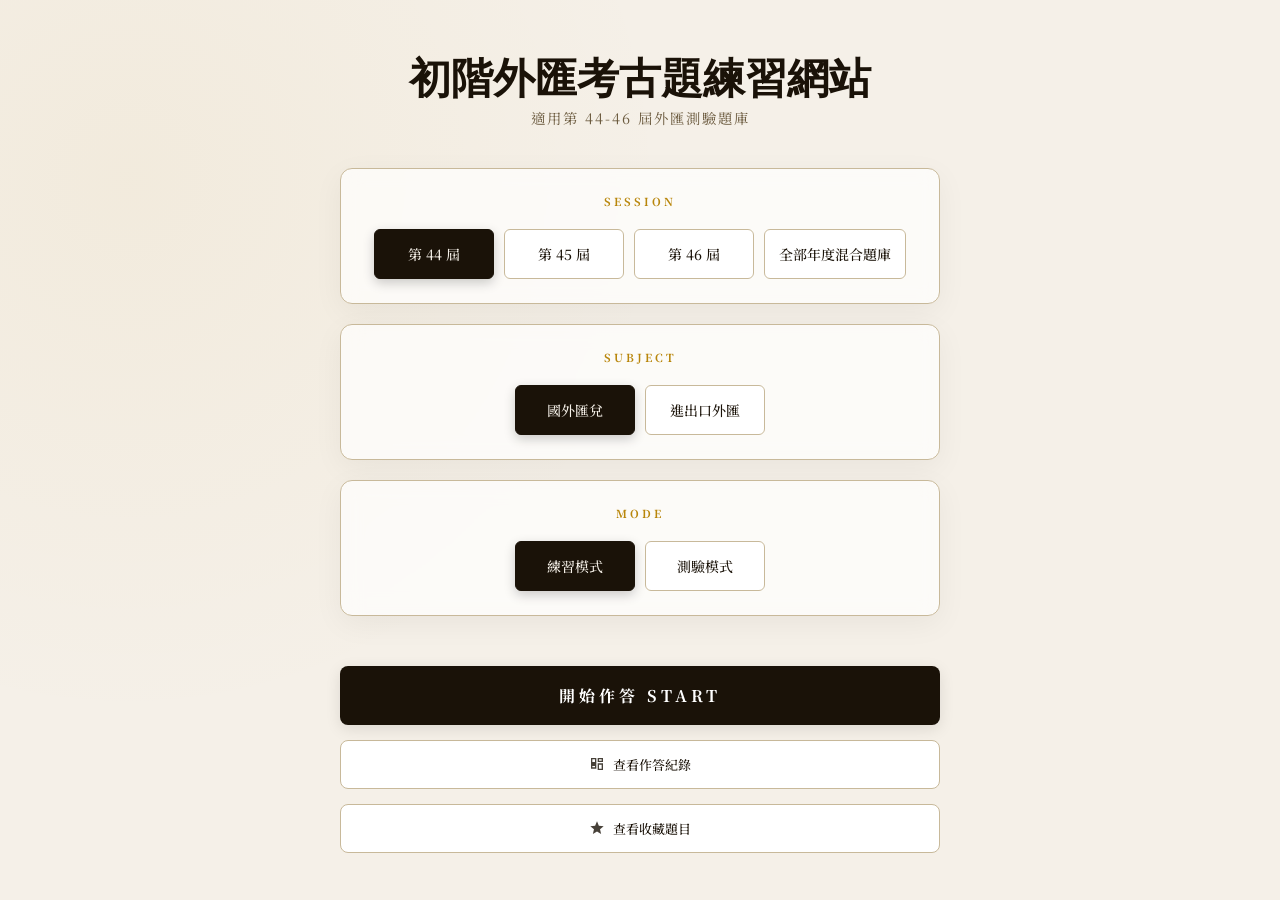
<file: index.html>
﻿<!DOCTYPE html>
<html lang="zh-TW">
<head>
    <meta charset="UTF-8">
    <meta name="viewport" content="width=device-width, initial-scale=1.0, viewport-fit=cover">
    <title>初階外匯考古題練習網站</title>
    <link href="https://fonts.googleapis.com/css2?family=Noto+Serif+TC:wght@400;700&family=Playfair+Display:wght@700&display=swap" rel="stylesheet">
    <link rel="stylesheet" href="assets/css/base.css">
    <link rel="stylesheet" href="assets/css/index.css">
</head>
<body>
<div class="container">
    <h1>初階外匯考古題練習網站</h1>
    <div class="sub">適用第 44-46 屆外匯測驗題庫</div>

    <div class="selection-box">
        <span class="label">SESSION</span>
        <div class="pill-group" id="session-group">
            <div class="pill active" data-val="44">第 44 屆</div>
            <div class="pill" data-val="45">第 45 屆</div>
            <div class="pill" data-val="46">第 46 屆</div>
            <div class="pill" data-val="all">全部年度混合題庫</div>
        </div>
    </div>

    <div class="selection-box">
        <span class="label">SUBJECT</span>
        <div class="pill-group" id="subject-group">
            <div class="pill active" data-val="remittance">國外匯兌</div>
            <div class="pill" data-val="trade">進出口外匯</div>
        </div>
    </div>

    <div class="selection-box">
        <span class="label">MODE</span>
        <div class="pill-group" id="mode-group">
            <div class="pill active" data-val="practice">練習模式</div>
            <div class="pill" data-val="exam">測驗模式</div>
        </div>
    </div>

    <button class="start-btn" id="start-btn" type="button">開始作答 START</button>

    <a href="history.html" class="history-btn">
        <svg width="16" height="16" viewBox="0 0 24 24">
            <path d="M13 3v6h8V3h-8zm6 4h-4V5h4v2zm-6 4v10h8V11h-8zm6 8h-4v-6h4v6zm-16 0h8v-6H3v6zm2-4h4v2H5v-2zm-2-10v10h8V3H3zm6 4H5V5h4v2z"/>
        </svg>
        查看作答紀錄
    </a>

    <a href="saved.html" class="history-btn history-btn-accent">
        <svg width="16" height="16" viewBox="0 0 24 24">
            <path d="M12 17.27L18.18 21l-1.64-7.03L22 9.24l-7.19-.61L12 2 9.19 8.63 2 9.24l5.46 4.73L5.82 21z"/>
        </svg>
        查看收藏題目
    </a>
</div>
<script src="assets/js/constants.js"></script>
<script src="assets/js/storage.js"></script>
<script src="assets/js/common.js"></script>
<script src="assets/js/index.js"></script>
</body>
</html>
</file>
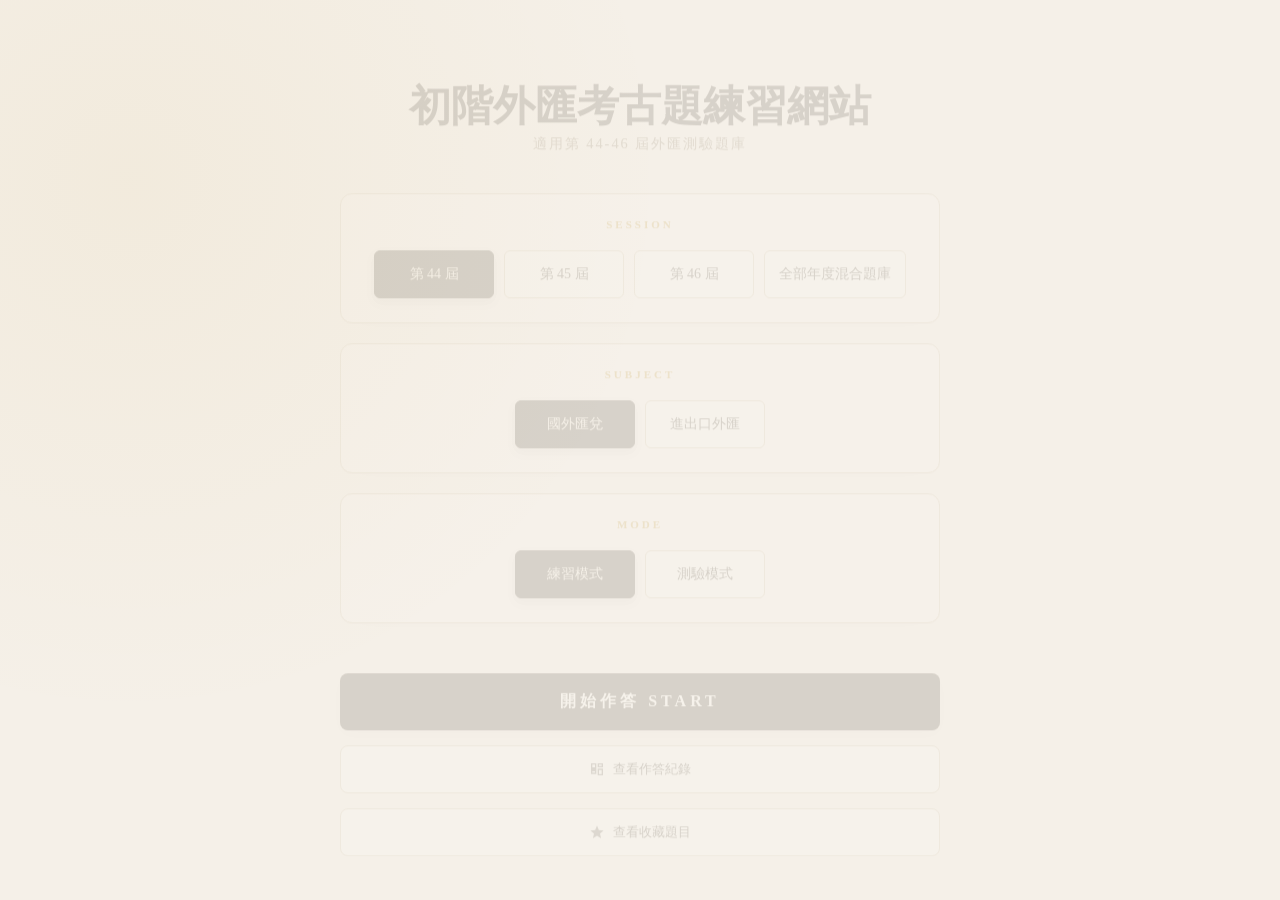
<file: exam.html>
﻿<!DOCTYPE html>
<html lang="zh-TW">
<head>
    <meta charset="UTF-8">
    <meta name="viewport" content="width=device-width, initial-scale=1.0, viewport-fit=cover">
    <title>初階外匯考古題練習網站 - 作答頁</title>
    <link href="https://fonts.googleapis.com/css2?family=Noto+Serif+TC:wght@400;700&family=DM+Mono:wght@400;500&display=swap" rel="stylesheet">
    <script src="data.js"></script>
    <link rel="stylesheet" href="assets/css/base.css">
    <link rel="stylesheet" href="assets/css/exam.css">
</head>
<body>
    <div class="progress-container"><div id="progress-bar"></div></div>

    <div id="nav-modal">
        <div class="modal-content">
            <button class="modal-close" id="nav-modal-close" type="button" aria-label="關閉題目地圖">×</button>
            <h3 class="modal-title">題目地圖</h3>
            <div id="nav-grid" class="nav-grid"></div>
        </div>
    </div>

    <header>
        <div class="header-inner">
            <div class="header-left">
                <button class="home-icon" id="go-home-btn" type="button">← <span>HOME</span></button>
            </div>
            <div class="header-center">
                <div class="status-val" id="header-title">載入中</div>
                <div class="status-progress" id="stat-answered">0 / 0</div>
            </div>
            <div class="header-right">
                <button class="finish-btn" id="finish-btn" type="button">交卷</button>
            </div>
        </div>
    </header>

    <main>
        <div class="question-card">
            <div class="card-top">
                <div id="q-meta" class="q-meta">--</div>
                <div class="card-actions">
                    <button class="redo-btn" id="reset-current-btn" type="button">重答</button>
                    <button class="bookmark-btn" id="bookmark-btn" type="button">收藏</button>
                    <button class="ask-gemini-btn" id="ask-gemini-btn" type="button">問 Gemini</button>
                </div>
            </div>
            <div id="q-text" class="q-text">題目載入中...</div>
            <div id="options-grid" class="options-grid"></div>
            <div id="analysis-info" class="analysis-box"></div>
        </div>
    </main>

    <footer>
        <div class="footer-inner">
            <div class="nav-group">
                <button id="prev-btn" class="nav-btn" type="button">上一題</button>
                <button id="nav-pos-btn" type="button">0 / 0</button>
                <button id="next-btn" class="nav-btn" type="button">下一題</button>
            </div>
        </div>
    </footer>

    <div id="gemini-drawer">
        <div class="drawer-inner">
            <div class="drawer-header">
                <div class="drawer-title">
                    <svg width="18" height="18" viewBox="0 0 24 24" fill="none"><path d="M12 2L9.5 9.5L2 12L9.5 14.5L12 22L14.5 14.5L22 12L14.5 9.5L12 2Z" fill="#4285f4"/></svg>
                    Gemini 題目解析
                </div>
                <button class="drawer-close" id="close-gemini-btn" type="button" aria-label="關閉 Gemini 題目解析">×</button>
            </div>
            <div class="chat-body" id="chat-body"></div>
            <div class="chat-input-row">
                <input class="chat-input" id="chat-input" placeholder="想追問哪個觀念都可以直接輸入" />
                <button class="chat-send" id="chat-send" type="button">送出</button>
            </div>
        </div>
    </div>

    <script src="assets/js/constants.js"></script>
    <script src="assets/js/storage.js"></script>
    <script src="assets/js/common.js"></script>
    <script src="assets/js/exam/core.js"></script>
    <script src="assets/js/exam/render.js"></script>
    <script src="assets/js/exam/gemini.js"></script>
    <script src="assets/js/exam/app.js"></script>
</body>
</html>
</file>
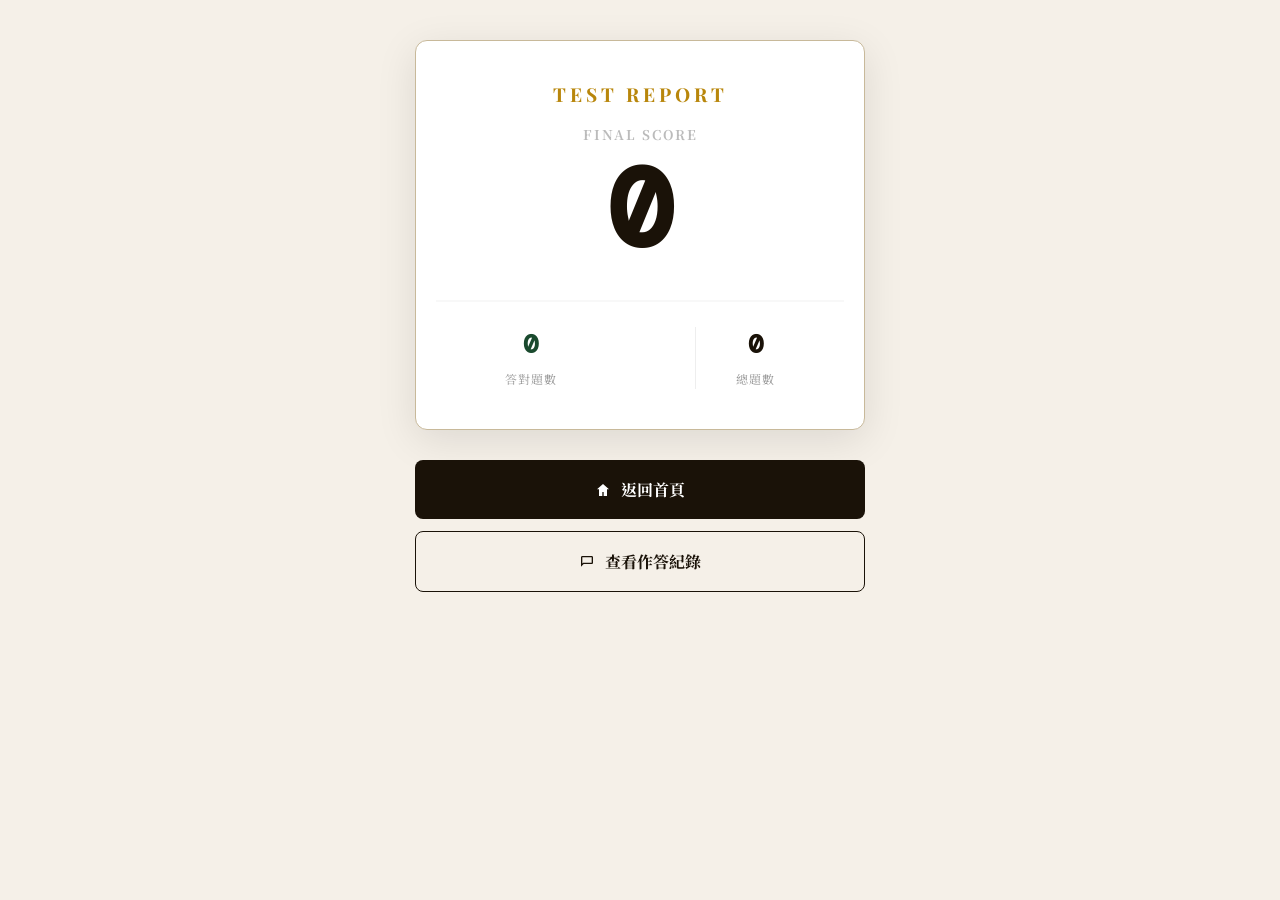
<file: result.html>
﻿<!DOCTYPE html>
<html lang="zh-TW">
<head>
    <meta charset="UTF-8">
    <meta name="viewport" content="width=device-width, initial-scale=1.0, viewport-fit=cover">
    <title>初階外匯考古題練習網站 - 作答結果</title>
    <link href="https://fonts.googleapis.com/css2?family=Noto+Serif+TC:wght@400;700&family=Playfair+Display:wght@700&family=DM+Mono:wght@500&display=swap" rel="stylesheet">
    <link rel="stylesheet" href="assets/css/base.css">
    <link rel="stylesheet" href="assets/css/result.css">
</head>
<body>
    <div class="result-card">
        <h2>TEST REPORT</h2>
        <div class="score-wrap">
            <small class="score-label">FINAL SCORE</small>
            <div class="score" id="score-val">0</div>
        </div>
        <div class="detail-box">
            <div class="detail-item"><b id="res-correct" class="correct-count">0</b><small>答對題數</small></div>
            <div class="detail-item detail-item-divider"><b id="res-total">0</b><small>總題數</small></div>
        </div>
    </div>

    <div class="btn-group">
        <a href="index.html" class="btn">
            <svg class="btn-icon" viewBox="0 0 24 24" aria-hidden="true">
                <path d="M12 3l9 8h-3v10h-5v-6H11v6H6V11H3l9-8z"></path>
            </svg>
            返回首頁
        </a>
        <a href="history.html" class="btn btn-outline">
            <svg class="btn-icon" viewBox="0 0 24 24" aria-hidden="true">
                <path d="M19 3H5c-1.1 0-2 .9-2 2v14l4-4h12c1.1 0 2-.9 2-2V5c0-1.1-.9-2-2-2zm0 10H6.2L5 14.2V5h14v8z"></path>
            </svg>
            查看作答紀錄
        </a>
    </div>

    <div id="gemini-recommend">
        <div class="recommend-card">
            <div class="recommend-title">
                <svg width="15" height="15" viewBox="0 0 24 24" fill="none"><path d="M12 2L9.5 9.5L2 12L9.5 14.5L12 22L14.5 14.5L22 12L14.5 9.5L12 2Z" fill="#4285f4"/></svg>
                Gemini 練習建議
            </div>
            <div class="recommend-body" id="recommend-body">
                <span class="recommend-loading">
                    <span class="dot-bounce"><span></span><span></span><span></span></span> 正在整理你的弱點與建議...
                </span>
            </div>
            <div class="result-chat-row hidden" id="result-chat-row">
                <input class="chat-input" id="result-chat-input" placeholder="想追問錯題觀念、判斷邏輯都可以" />
                <button class="chat-send" id="result-chat-send" type="button">送出</button>
            </div>
        </div>
    </div>

    <div id="wrong-section" class="hidden">
        <div class="wrong-title">錯題整理</div>
        <div id="wrong-list"></div>
    </div>

    <script src="assets/js/constants.js"></script>
    <script src="assets/js/storage.js"></script>
    <script src="assets/js/common.js"></script>
    <script src="assets/js/result.js"></script>
</body>
</html>
</file>
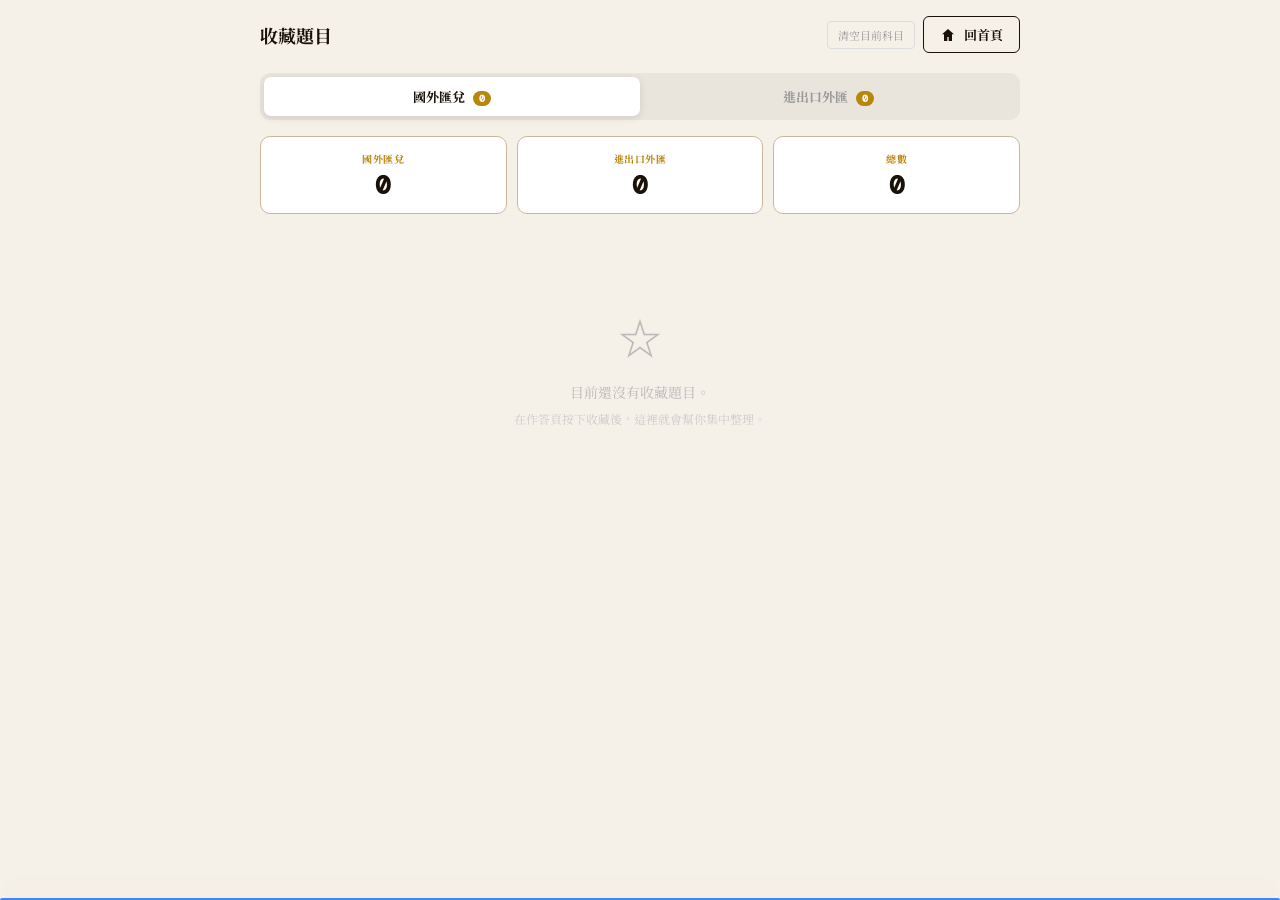
<file: saved.html>
﻿<!DOCTYPE html>
<html lang="zh-TW">
<head>
    <meta charset="UTF-8">
    <meta name="viewport" content="width=device-width, initial-scale=1.0, viewport-fit=cover">
    <title>初階外匯考古題練習網站 - 收藏題目</title>
    <link href="https://fonts.googleapis.com/css2?family=Noto+Serif+TC:wght@400;700&family=DM+Mono:wght@500&display=swap" rel="stylesheet">
    <script src="data.js"></script>
    <link rel="stylesheet" href="assets/css/base.css">
    <link rel="stylesheet" href="assets/css/saved.css">
</head>
<body>
<div class="container">
    <header>
        <h1 class="page-title">收藏題目</h1>
        <div class="header-actions">
            <button class="clear-btn" id="clear-current-tab-btn" type="button">清空目前科目</button>
            <a href="index.html" class="home-btn">
                <svg class="btn-icon" viewBox="0 0 24 24" aria-hidden="true">
                    <path d="M12 3l9 8h-3v10h-5v-6H11v6H6V11H3l9-8z"></path>
                </svg>
                回首頁
            </a>
        </div>
    </header>

    <div class="tab-group">
        <button class="tab active" id="tab-remittance" data-tab="remittance" type="button">
            國外匯兌 <span class="tab-badge" id="badge-remittance">0</span>
        </button>
        <button class="tab" id="tab-trade" data-tab="trade" type="button">
            進出口外匯 <span class="tab-badge" id="badge-trade">0</span>
        </button>
    </div>

    <div class="stat-row">
        <div class="stat-mini">
            <span>國外匯兌</span>
            <b id="count-remittance">0</b>
        </div>
        <div class="stat-mini">
            <span>進出口外匯</span>
            <b id="count-trade">0</b>
        </div>
        <div class="stat-mini">
            <span>總數</span>
            <b id="count-total">0</b>
        </div>
    </div>

    <div id="question-list"></div>

    <div id="empty-state">
        <div class="emoji">☆</div>
        <p>目前還沒有收藏題目。</p>
        <small>在作答頁按下收藏後，這裡就會幫你集中整理。</small>
    </div>
</div>

<div class="practice-bar" id="practice-bar">
    <div class="practice-bar-inner">
        <button class="practice-btn" id="start-practice-btn" type="button">開始練習收藏題目</button>
    </div>
</div>

<div id="gemini-drawer">
    <div class="drawer-inner">
        <div class="drawer-header">
            <div class="drawer-title">
                <svg width="18" height="18" viewBox="0 0 24 24" fill="none"><path d="M12 2L9.5 9.5L2 12L9.5 14.5L12 22L14.5 14.5L22 12L14.5 9.5L12 2Z" fill="#4285f4"/></svg>
                Gemini 題目解析
            </div>
            <button class="drawer-close" id="close-gemini-btn" type="button" aria-label="關閉 Gemini 題目解析">×</button>
        </div>
        <div class="chat-body" id="chat-body"></div>
        <div class="chat-input-row">
            <input class="chat-input" id="chat-input" placeholder="想追問哪個概念可以直接輸入" />
            <button class="chat-send" id="chat-send" type="button">送出</button>
        </div>
    </div>
</div>

<script src="assets/js/constants.js"></script>
<script src="assets/js/storage.js"></script>
<script src="assets/js/common.js"></script>
<script src="assets/js/saved.js"></script>
</body>
</html>
</file>
<file: assets/css/base.css>
:root {
    --ink: #1a1208;
    --paper: #f5f0e8;
    --gold: #b8860b;
    --border: #c8b99a;
    --red: #8b2020;
    --green: #1a4a2e;
    --gemini-blue: #4285f4;
}

* {
    box-sizing: border-box;
    -webkit-tap-highlight-color: transparent;
}

html, body {
    margin: 0;
}

body {
    background: var(--paper);
    color: var(--ink);
    font-family: 'Noto Serif TC', serif;
}

button,
input,
textarea,
select {
    font: inherit;
}

button {
    border: none;
    background: transparent;
    cursor: pointer;
}

.hidden {
    display: none !important;
}

.page-heading {
    margin: 0;
    font-size: 22px;
}

.home-btn,
.clear-btn,
.tab {
    font-family: inherit;
}

.home-btn {
    text-decoration: none;
    color: var(--ink);
    border: 1.5px solid var(--ink);
    padding: 8px 16px;
    border-radius: 6px;
    font-size: 13px;
    font-weight: bold;
    white-space: nowrap;
    display: inline-flex;
    align-items: center;
    gap: 8px;
}

.clear-btn {
    border: 1px solid #ddd;
    color: #999;
    font-size: 11px;
    padding: 5px 10px;
    border-radius: 4px;
    transition: 0.2s;
    white-space: nowrap;
}

.clear-btn:hover {
    border-color: var(--red);
    color: var(--red);
    background: #fff5f5;
}

.tab-group {
    display: flex;
    background: rgba(0, 0, 0, 0.05);
    padding: 4px;
    border-radius: 10px;
}

.tab {
    flex: 1;
    text-align: center;
    padding: 10px;
    font-size: 14px;
    border-radius: 8px;
    transition: 0.2s;
    font-weight: bold;
    color: #888;
}

.tab.active {
    background: white;
    color: var(--ink);
    box-shadow: 0 2px 8px rgba(0, 0, 0, 0.1);
}

.header-actions {
    display: flex;
    align-items: center;
    gap: 12px;
}

.page-panel {
    background: white;
    border: 1px solid var(--border);
    border-radius: 12px;
}

.mono {
    font-family: 'DM Mono', monospace;
}

#gemini-drawer {
    position: fixed;
    bottom: 0;
    left: 0;
    width: 100%;
    height: 0;
    background: white;
    border-top: 2px solid var(--gemini-blue);
    border-radius: 16px 16px 0 0;
    z-index: 600;
    transition: height 0.35s cubic-bezier(0.4, 0, 0.2, 1);
    overflow: hidden;
    box-shadow: 0 -8px 30px rgba(0, 0, 0, 0.12);
}

#gemini-drawer.open {
    height: 65vh;
}

.drawer-inner {
    display: flex;
    flex-direction: column;
    height: 100%;
}

.drawer-header {
    display: flex;
    align-items: center;
    justify-content: space-between;
    padding: 14px 18px 10px;
    border-bottom: 1px solid #eee;
    flex-shrink: 0;
}

.drawer-title {
    font-size: 14px;
    font-weight: bold;
    color: var(--gemini-blue);
    display: flex;
    align-items: center;
    gap: 6px;
}

.drawer-close {
    background: none;
    border: none;
    font-size: 28px;
    cursor: pointer;
    color: #999;
    padding: 0 6px;
    line-height: 1;
}

.drawer-close:hover {
    color: var(--ink);
}

.chat-body {
    flex: 1;
    overflow-y: auto;
    padding: 16px 18px;
    display: flex;
    flex-direction: column;
    gap: 12px;
}

.msg-user {
    align-self: flex-end;
    background: var(--gemini-blue);
    color: white;
    padding: 10px 14px;
    border-radius: 12px 12px 2px 12px;
    font-size: 14px;
    max-width: 85%;
    line-height: 1.5;
}

.msg-gemini {
    align-self: flex-start;
    background: #f8f8f8;
    color: var(--ink);
    padding: 12px 15px;
    border-radius: 2px 12px 12px 12px;
    font-size: 14px;
    max-width: 92%;
    line-height: 1.7;
    border: 1px solid #eee;
    white-space: pre-wrap;
}

.msg-loading {
    color: var(--gemini-blue);
    font-size: 13px;
    display: flex;
    align-items: center;
    gap: 6px;
    padding: 8px 0;
}

.dot-bounce {
    display: inline-flex;
    gap: 4px;
}

.dot-bounce span {
    width: 6px;
    height: 6px;
    background: var(--gemini-blue);
    border-radius: 50%;
    animation: bounce 1.2s infinite;
}

.dot-bounce span:nth-child(2) {
    animation-delay: 0.2s;
}

.dot-bounce span:nth-child(3) {
    animation-delay: 0.4s;
}

@keyframes bounce {
    0%, 60%, 100% {
        transform: translateY(0);
    }
    30% {
        transform: translateY(-6px);
    }
}

.chat-input-row {
    display: flex;
    gap: 8px;
    padding: 10px 18px calc(10px + env(safe-area-inset-bottom));
    border-top: 1px solid #eee;
    flex-shrink: 0;
}

.chat-input {
    flex: 1;
    padding: 10px 14px;
    border: 1px solid #ddd;
    border-radius: 20px;
    font-size: 14px;
    outline: none;
}

.chat-input:focus {
    border-color: var(--gemini-blue);
}

.chat-send {
    padding: 10px 16px;
    background: var(--gemini-blue);
    color: white;
    border: none;
    border-radius: 20px;
    font-size: 14px;
    cursor: pointer;
    font-weight: bold;
    white-space: nowrap;
}

.chat-send:disabled {
    opacity: 0.4;
    cursor: not-allowed;
}

.analysis-title {
    color: var(--gold);
}

.score-label {
    color: #bbb;
    letter-spacing: 2px;
    font-weight: bold;
}

.correct-count {
    color: var(--green);
}

.detail-item-divider {
    border-left: 1px solid #eee;
    padding-left: 40px;
}

.recommend-loading {
    color: var(--gemini-blue);
    font-size: 13px;
    display: flex;
    align-items: center;
    gap: 6px;
}

.gemini-outline-btn {
    font-size: 12px;
    border: 1.5px solid var(--gemini-blue);
    padding: 6px 14px;
    border-radius: 20px;
    font-weight: 700;
    background: #fff;
    color: var(--gemini-blue);
    white-space: nowrap;
    transition: 0.15s;
}

.gemini-outline-btn:hover {
    background: #f0f4ff;
}

.btn-icon {
    width: 16px;
    height: 16px;
    fill: currentColor;
    flex-shrink: 0;
}

.pill-action-btn {
    font-size: 12px;
    padding: 5px 12px;
    border-radius: 20px;
    font-weight: 700;
    background: #fff;
    transition: 0.15s;
}

.history-btn-accent {
    border-color: var(--gold);
    color: var(--gold);
}
</file>
<file: assets/css/index.css>
:root {
            --ink: #1a1208;
            --paper: #f5f0e8;
            --gold: #b8860b;
            --border: #c8b99a;
            --safe-top: env(safe-area-inset-top);
            --safe-bottom: env(safe-area-inset-bottom);
        }

        * {
            box-sizing: border-box;
            -webkit-tap-highlight-color: transparent;
        }

        body {
            background: var(--paper);
            color: var(--ink);
            font-family: 'Noto Serif TC', serif;
            margin: 0;
            padding: calc(20px + var(--safe-top)) 20px calc(20px + var(--safe-bottom));
            display: flex;
            justify-content: center;
            align-items: center;
            min-height: 100vh;
            background-image: radial-gradient(circle at 10% 20%, rgba(184,134,11,0.05) 0%, transparent 40%);
        }

        .container {
            width: 100%;
            max-width: 600px;
            text-align: center;
            animation: slideUp 0.8s ease-out;
        }

        @keyframes slideUp {
            from { opacity: 0; transform: translateY(20px); }
            to { opacity: 1; transform: translateY(0); }
        }

        h1 {
            font-family: 'Playfair Display', serif;
            font-size: clamp(32px, 8vw, 42px);
            margin: 0;
        }

        .sub {
            font-size: 0.9rem;
            color: #6b5a3e;
            letter-spacing: 2px;
            text-transform: uppercase;
            margin-bottom: 40px;
        }

        .selection-box {
            background: rgba(255, 255, 255, 0.7);
            backdrop-filter: blur(10px);
            padding: 24px;
            border: 1px solid var(--border);
            margin-bottom: 20px;
            border-radius: 12px;
            box-shadow: 0 8px 30px rgba(0,0,0,0.05);
        }

        .label {
            font-size: 11px;
            color: var(--gold);
            letter-spacing: 3px;
            font-weight: 700;
            margin-bottom: 20px;
            display: block;
        }

        .pill-group {
            display: grid;
            grid-template-columns: repeat(2, 1fr);
            gap: 10px;
        }

        .pill {
            padding: 14px;
            border: 1.5px solid var(--border);
            background: white;
            cursor: pointer;
            transition: 0.2s;
            font-size: 14px;
            border-radius: 6px;
            display: flex;
            align-items: center;
            justify-content: center;
            font-weight: 500;
        }

        .pill.active {
            background: var(--ink);
            color: var(--paper);
            border-color: var(--ink);
            box-shadow: 0 4px 12px rgba(0,0,0,0.2);
        }

        .pill:active {
            transform: scale(0.96);
        }

        /* 主要按鈕 */
        .start-btn {
            margin-top: 30px;
            padding: 18px;
            background: var(--ink);
            color: white;
            border: none;
            cursor: pointer;
            font-size: 16px;
            letter-spacing: 4px;
            border-radius: 8px;
            width: 100%;
            font-weight: bold;
            box-shadow: 0 4px 15px rgba(0,0,0,0.1);
            transition: 0.3s;
        }

        .start-btn:hover {
            background: var(--gold);
            transform: translateY(-2px);
            box-shadow: 0 6px 20px rgba(184,134,11,0.2);
        }

        /* 歷史紀錄按鈕 */
        .history-btn {
            display: flex;
            align-items: center;
            justify-content: center;
            gap: 8px;
            margin-top: 15px;
            padding: 14px;
            background: white;
            color: var(--ink);
            border: 1.5px solid var(--border);
            border-radius: 8px;
            cursor: pointer;
            font-size: 13px;
            font-family: 'Noto Serif TC', serif;
            width: 100%;
            text-decoration: none;
            transition: 0.3s;
            font-weight: 500;
        }

        .history-btn:hover {
            color: var(--gold);
            border-color: var(--gold);
            background: rgba(184,134,11,0.05);
            transform: translateY(-1px);
            box-shadow: 0 4px 10px rgba(0,0,0,0.05);
        }

        .history-btn svg {
            fill: currentColor;
            opacity: 0.8;
        }

        @media (min-width: 600px) {
            .pill-group {
                display: flex;
                flex-wrap: wrap;
                justify-content: center;
            }
            .pill {
                min-width: 120px;
            }
        }
</file>
<file: assets/css/exam.css>
body { background: var(--paper); margin: 0; font-family: 'Noto Serif TC', serif; padding-bottom: calc(110px + env(safe-area-inset-bottom)); }
        
        header { background: var(--ink); color: white; position: sticky; top: 0; z-index: 100; padding: calc(10px + env(safe-area-inset-top)) 15px 10px; box-shadow: 0 2px 10px rgba(0,0,0,0.2); }
        .header-inner { max-width: 900px; margin: 0 auto; display: grid; grid-template-columns: 85px 1fr 85px; align-items: center; }
        .header-left { display: flex; align-items: center; }
        .home-icon { cursor: pointer; color: var(--gold); text-decoration: none; font-size: 14px; font-weight: bold; display: flex; align-items: center; gap: 4px; white-space: nowrap; }
        .header-center { text-align: center; min-width: 0; }
        .status-val { font-family: 'DM Mono', monospace; font-size: 14px; color: white; white-space: nowrap; overflow: hidden; text-overflow: ellipsis; }
        .status-progress { font-family: 'DM Mono', monospace; font-size: 11px; color: var(--gold); margin-top: 1px; font-weight: 500; }
        .header-right { text-align: right; }
        .finish-btn { background: var(--gold); color: white; border: none; padding: 7px 12px; border-radius: 4px; font-weight: bold; cursor: pointer; font-size: 13px; white-space: nowrap; }
        .finish-btn:active { background: #d4a017; transform: scale(0.95); }

        .progress-container { position: fixed; top: 0; left: 0; width: 100%; height: 3px; background: rgba(255,255,255,0.1); z-index: 101; }
        #progress-bar { height: 100%; background: var(--gold); width: 0%; transition: width 0.3s; }

        main { max-width: 800px; margin: 15px auto; padding: 0 15px; }
        .question-card { background: white; padding: 25px; border: 1px solid var(--border); box-shadow: 0 4px 15px rgba(0,0,0,0.05); min-height: 380px; border-radius: 8px; position: relative; }
        .card-top { display: flex; justify-content: space-between; align-items: center; margin-bottom: 20px; border-bottom: 1px solid #eee; padding-bottom: 10px; }
        .q-meta { font-family: 'Noto Serif TC', serif; color: var(--gold); font-size: 14px; font-weight: 700; }
        
        .redo-btn { font-size: 12px; color: var(--gold); border: 1.5px solid var(--gold); padding: 5px 14px; border-radius: 20px; transition: 0.1s; font-weight: 700; background: #fff; box-shadow: 0 2px 4px rgba(184,134,11,0.1); }
        .redo-btn:active { transform: scale(0.9); background: #fffaf0; }
        
        .q-text { font-size: 18px; line-height: 1.6; margin-bottom: 25px; color: var(--ink); font-weight: 500; }
        .options-grid { display: grid; gap: 10px; }
        .option { padding: 15px 18px; border: 1px solid #eee; cursor: pointer; transition: 0.1s; display: flex; align-items: flex-start; border-radius: 8px; line-height: 1.5; font-size: 16px; background: #fff; }
        .option:active { transform: scale(0.98); background: #f9f9f9; }
        .option-label { font-family: 'DM Mono', monospace; margin-right: 12px; color: var(--gold); font-weight: bold; }
        .option.correct { background: #eef5f1 !important; border-color: var(--green) !important; color: var(--green); font-weight: bold; }
        .option.wrong { background: #fdf2f2 !important; border-color: var(--red) !important; color: var(--red); }
        .option.selected { border-color: var(--ink); background: #f5f5f5; border-width: 2px; }
        .analysis-box { margin-top: 25px; padding: 18px; background: #fcf8ef; border-left: 4px solid var(--gold); font-size: 14px; line-height: 1.6; display: none; }

        /* 書籤按鈕 */
        .bookmark-btn { font-size: 12px; border: 1.5px solid #ddd; padding: 5px 12px; border-radius: 20px; transition: 0.15s; font-weight: 700; background: #fff; color: #ccc; box-shadow: 0 2px 4px rgba(0,0,0,0.05); }
        .bookmark-btn:active { transform: scale(0.9); }
        .bookmark-btn.saved { border-color: var(--gold); color: var(--gold); background: #fffdf5; box-shadow: 0 2px 4px rgba(184,134,11,0.15); }

        /* 問 Gemini 按鈕 */
        .ask-gemini-btn { display: none; font-size: 12px; border: 1.5px solid var(--gemini-blue); padding: 5px 12px; border-radius: 20px; transition: 0.15s; font-weight: 700; background: #fff; color: var(--gemini-blue); box-shadow: 0 2px 4px rgba(66,133,244,0.1); }
        .ask-gemini-btn:hover { background: #f0f4ff; }
        .ask-gemini-btn:active { transform: scale(0.9); }

        /* Footer */
        footer { position: fixed; bottom: 0; left: 0; width: 100%; background: white; border-top: 1px solid var(--border); padding: 12px 15px calc(12px + env(safe-area-inset-bottom)); box-shadow: 0 -5px 15px rgba(0,0,0,0.03); }
        .footer-inner { max-width: 800px; margin: 0 auto; display: flex; align-items: center; justify-content: center; width: 100%; }
        .nav-group { display: flex; align-items: center; gap: 8px; width: 100%; }
        .nav-btn { flex: 1.5; padding: 12px 5px; border: 1px solid var(--ink); background: transparent; cursor: pointer; font-size: 14px; font-weight: 500; border-radius: 8px; color: #000; text-align: center; }
        .nav-btn:hover:not(:disabled) { background: var(--ink); color: white; }
        .nav-btn:disabled { opacity: 0.2; cursor: not-allowed; }
        #nav-pos-btn { flex: 1; font-family: 'DM Mono', monospace; font-size: 14px; background: #f9f9f9; border: 1px solid var(--border); padding: 12px 0; cursor: pointer; color: #000; border-radius: 8px; text-align: center; font-weight: bold; }

        /* Modal */
        #nav-modal { display: none; position: fixed; top: 0; left: 0; width: 100%; height: 100%; background: rgba(26,18,8,0.97); z-index: 1000; padding: 20px; overflow-y: auto; backdrop-filter: blur(10px); }
        .modal-content { max-width: 500px; margin: 20px auto; background: var(--paper); padding: 25px; border-radius: 12px; position: relative; }
        .nav-grid { display: grid; grid-template-columns: repeat(auto-fill, minmax(42px, 1fr)); gap: 8px; margin-top: 20px; }
        .nav-dot { height: 42px; display: flex; align-items: center; justify-content: center; background: white; border: 1px solid var(--border); cursor: pointer; font-family: 'DM Mono'; border-radius: 6px; font-size: 14px; }
        .nav-dot.answered { background: var(--ink); color: white; border-color: var(--ink); }
        .nav-dot.current { border: 2px solid var(--gold); color: var(--gold); font-weight: bold; }

        @keyframes slideDown {
            from { opacity: 0; transform: translateY(-10px); }
            to { opacity: 1; transform: translateY(0); }
        }

        @media (max-width: 480px) {
            .header-inner { grid-template-columns: 75px 1fr 75px; }
            .home-icon span { display: none; }
            .nav-btn { font-size: 13px; }
        }
    

.card-actions {
    display: flex;
    align-items: center;
    gap: 8px;
}

.modal-close {
    position: absolute;
    top: 10px;
    right: 15px;
    cursor: pointer;
    font-size: 32px;
    color: var(--ink);
    background: transparent;
}

.modal-title {
    margin: 0;
    font-family: 'Noto Serif TC', serif;
}

.resume-banner {
    position: fixed;
    top: calc(52px + env(safe-area-inset-top));
    left: 0;
    width: 100%;
    background: #1a4a2e;
    color: white;
    text-align: center;
    padding: 10px 16px;
    font-size: 13px;
    z-index: 99;
    display: flex;
    align-items: center;
    justify-content: center;
    gap: 10px;
    box-shadow: 0 2px 8px rgba(0, 0, 0, 0.2);
    animation: slideDown 0.4s ease;
}

.resume-banner-close {
    background: rgba(255, 255, 255, 0.2);
    color: white;
    border-radius: 12px;
    padding: 3px 10px;
    cursor: pointer;
    font-size: 12px;
}
</file>
<file: assets/css/result.css>
﻿        body { background: var(--paper); margin: 0; font-family: 'Noto Serif TC', serif; padding: 40px 20px calc(60px + env(safe-area-inset-bottom)); display: flex; flex-direction: column; align-items: center; }
        .result-card { background: white; padding: 40px 20px; text-align: center; box-shadow: 0 10px 40px rgba(0,0,0,0.1); border-radius: 12px; width: 100%; max-width: 450px; border: 1px solid var(--border); margin-bottom: 30px; }
        h2 { font-family: 'Playfair Display', serif; color: var(--gold); letter-spacing: 4px; margin: 0 0 15px; font-size: 1.2rem; }
        .score-wrap { border-bottom: 2px solid #f8f8f8; padding-bottom: 25px; margin-bottom: 25px; }
        .score { font-size: 110px; font-weight: bold; color: var(--ink); font-family: 'DM Mono'; line-height: 1; margin: 10px 0; }
        .detail-box { display: flex; justify-content: space-around; }
        .detail-item b { display: block; font-size: 26px; font-family: 'DM Mono'; margin-bottom: 5px; }
        .detail-item small { color: #999; letter-spacing: 1px; font-size: 12px; }
        .btn-group { display: flex; flex-direction: column; gap: 12px; width: 100%; max-width: 450px; }
        .btn { padding: 18px; background: var(--ink); color: white; border: none; border-radius: 8px; cursor: pointer; text-decoration: none; font-weight: bold; text-align: center; font-size: 16px; display: inline-flex; align-items: center; justify-content: center; gap: 10px; }
        .btn-outline { background: transparent; color: var(--ink); border: 1.5px solid var(--ink); }

        #gemini-recommend { width: 100%; max-width: 450px; margin-top: 20px; display: none; }
        .recommend-card { background: white; border: 1.5px solid #4285f4; border-radius: 12px; padding: 18px 20px; box-shadow: 0 4px 15px rgba(66,133,244,0.1); }
        .recommend-title { color: #4285f4; font-size: 13px; font-weight: bold; display: flex; align-items: center; gap: 6px; margin-bottom: 10px; }
        .recommend-body { font-size: 14px; line-height: 1.8; color: var(--ink); white-space: pre-wrap; min-height: 28px; }
        .result-chat-row { display: flex; gap: 8px; margin-top: 14px; }
        .result-chat-row .chat-input { background: white; }
        #wrong-section { width: 100%; max-width: 500px; margin-top: 40px; }
        .wrong-title { color: var(--gold); border-bottom: 2px solid var(--gold); padding-bottom: 10px; margin-bottom: 25px; font-size: 1.2rem; font-weight: bold; text-align: center; }
        .wrong-item { background: white; border-left: 5px solid var(--red); padding: 25px; margin-bottom: 20px; border-radius: 8px; box-shadow: 0 4px 15px rgba(0,0,0,0.05); text-align: left; }
        .ans-correct { color: var(--green); font-weight: bold; font-size: 15px; margin-top: 10px; display: block; }
        .ans-user { color: var(--red); font-size: 14px; margin-top: 5px; display: block; opacity: 0.8; }
        .analysis-box { margin-top: 15px; padding: 15px; background: #fdfaf5; border: 1px dashed var(--border); border-radius: 6px; font-size: 14px; line-height: 1.6; color: #5d4a26; }
        @media (max-width: 480px) {
            .score { font-size: 80px; }
            .result-chat-row { flex-direction: column; }
        }

.wrong-item-meta {
    color: var(--gold);
    font-size: 11px;
    font-family: 'DM Mono', monospace;
    margin-bottom: 10px;
}

.wrong-item-text {
    margin-bottom: 15px;
    font-weight: bold;
    line-height: 1.7;
    color: var(--ink);
    font-size: 16px;
}
</file>
<file: assets/css/saved.css>
body {
            background: var(--paper);
            margin: 0;
            padding: calc(16px + env(safe-area-inset-top)) 16px calc(90px + env(safe-area-inset-bottom));
            font-family: 'Noto Serif TC', serif;
            color: var(--ink);
        }

        .container { max-width: 760px; margin: 0 auto; }

        /* Header */
        header {
            display: flex;
            align-items: center;
            justify-content: space-between;
            gap: 10px;
            margin-bottom: 20px;
        }

        .page-title { font-size: 18px; font-weight: bold; margin: 0; }

        .header-actions { gap: 8px; flex-shrink: 0; }

        /* Tab */
        .tab-group { margin-bottom: 16px; }

        .tab {
            padding: 10px 6px;
            font-size: 13px;
            border-radius: 7px;
            color: #999;
        }

        .tab-badge {
            display: inline-block;
            background: var(--gold);
            color: white;
            font-size: 10px;
            font-family: 'DM Mono', monospace;
            padding: 1px 6px;
            border-radius: 10px;
            margin-left: 5px;
            vertical-align: middle;
        }

        /* 統計列 */
        .stat-row {
            display: grid;
            grid-template-columns: repeat(3, 1fr);
            gap: 10px;
            margin-bottom: 20px;
        }

        .stat-mini {
            background: white;
            border: 1px solid var(--border);
            border-radius: 10px;
            padding: 14px 8px;
            text-align: center;
        }

        .stat-mini span {
            display: block;
            font-size: 10px;
            color: var(--gold);
            letter-spacing: 0.5px;
            font-weight: bold;
            margin-bottom: 6px;
        }

        .stat-mini b {
            font-size: 26px;
            font-family: 'DM Mono', monospace;
            line-height: 1;
        }

        /* 題目卡片 */
        .q-card {
            background: white;
            border: 1px solid var(--border);
            border-radius: 10px;
            padding: 18px;
            margin-bottom: 12px;
            box-shadow: 0 2px 6px rgba(0,0,0,0.04);
        }

        .q-card-header {
            display: flex;
            align-items: center;
            justify-content: space-between;
            margin-bottom: 12px;
            gap: 10px;
        }

        .q-card-meta {
            font-size: 11px;
            color: var(--gold);
            font-family: 'DM Mono', monospace;
            font-weight: bold;
            white-space: nowrap;
        }

        /* 移除按鈕：pill style 同 exam.html 重答按鈕 */
        .remove-btn {
            font-size: 12px;
            border: 1.5px solid var(--gold);
            padding: 4px 12px;
            border-radius: 20px;
            font-weight: 700;
            background: #fffdf5;
            color: var(--gold);
            white-space: nowrap;
            flex-shrink: 0;
            font-family: 'Noto Serif TC', serif;
            transition: 0.15s;
        }
        .remove-btn:hover { border-color: var(--red); color: var(--red); background: #fff5f5; }
        .remove-btn:active { transform: scale(0.92); }

        /* 問 Gemini 按鈕 */
        .ask-gemini-card-btn {
            font-size: 12px;
            cursor: pointer;
            border: 1.5px solid #4285f4;
            padding: 6px 14px;
            border-radius: 20px;
            font-weight: 700;
            background: #fff;
            color: #4285f4;
            white-space: nowrap;
            font-family: 'Noto Serif TC', serif;
            transition: 0.15s;
            margin-top: 12px;
            display: inline-block;
        }
        .ask-gemini-card-btn:hover { background: #f0f4ff; }
        .ask-gemini-card-btn:active { transform: scale(0.92); }

        .q-card-text {
            font-size: 15px;
            line-height: 1.65;
            color: var(--ink);
            margin-bottom: 14px;
            font-weight: 500;
        }

        .options-list { display: grid; gap: 7px; }

        .opt-item {
            padding: 10px 13px;
            border: 1px solid #eee;
            border-radius: 7px;
            font-size: 14px;
            display: flex;
            align-items: flex-start;
            line-height: 1.5;
            background: #fafafa;
        }

        .opt-item.correct {
            background: #eef5f1;
            border-color: var(--green);
            color: var(--green);
            font-weight: bold;
        }

        .opt-label {
            font-family: 'DM Mono', monospace;
            color: var(--gold);
            margin-right: 10px;
            font-weight: bold;
            min-width: 26px;
            flex-shrink: 0;
        }

        .opt-item.correct .opt-label { color: var(--green); }

        .analysis-box {
            margin-top: 12px;
            padding: 13px 15px;
            background: #fcf8ef;
            border-left: 3px solid var(--gold);
            font-size: 13px;
            line-height: 1.65;
            color: #5d4a26;
            border-radius: 0 6px 6px 0;
        }

        /* 空白態 */
        #empty-state {
            display: none;
            text-align: center;
            padding: 70px 20px;
            color: #bbb;
        }
        #empty-state .emoji { font-size: 44px; margin-bottom: 14px; }
        #empty-state p { margin: 4px 0; font-size: 14px; }
        #empty-state small { font-size: 12px; color: #ccc; }

        /* 底部複習列 */
        .practice-bar {
            display: none;
            position: fixed;
            bottom: 0;
            left: 0;
            width: 100%;
            background: white;
            border-top: 1px solid var(--border);
            padding: 12px 16px calc(12px + env(safe-area-inset-bottom));
            box-shadow: 0 -4px 15px rgba(0,0,0,0.07);
        }

        .practice-bar-inner { max-width: 760px; margin: 0 auto; }

        .practice-btn {
            width: 100%;
            padding: 14px;
            background: var(--ink);
            color: white;
            border: none;
            border-radius: 8px;
            font-size: 15px;
            font-weight: bold;
            cursor: pointer;
            font-family: 'Noto Serif TC', serif;
            letter-spacing: 2px;
            transition: 0.2s;
        }
        .practice-btn:hover { background: var(--gold); }
        .practice-btn:active { transform: scale(0.98); }

        @media (max-width: 400px) {
            .stat-mini span { font-size: 9px; }
            .stat-mini b { font-size: 20px; }
            .q-card-text { font-size: 14px; }
        }
</file>
